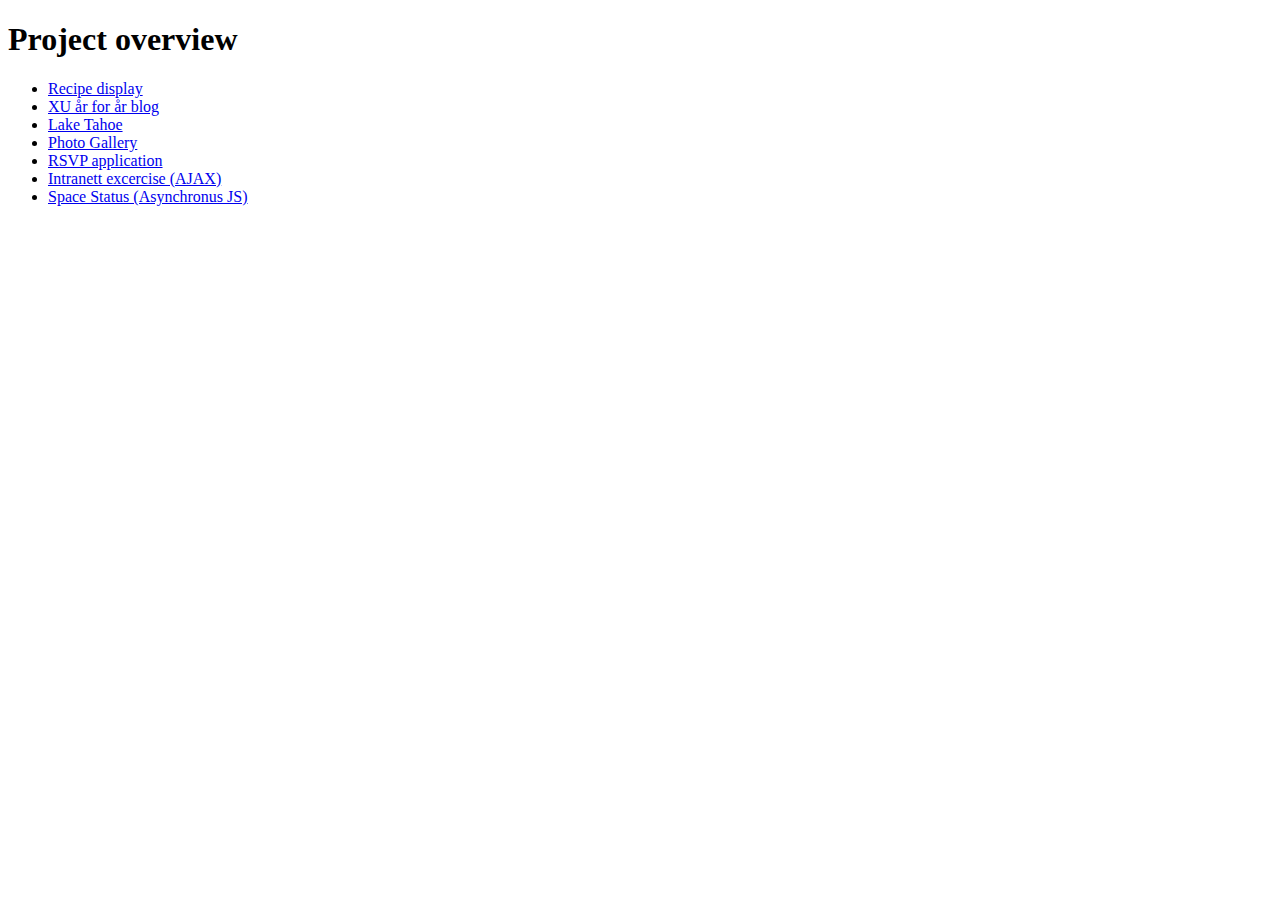
<file: index.html>
<!DOCTYPE html>
<html lang="en">
  <head>
    <meta charset="UTF-8" />
    <meta name="viewport" content="width=device-width, initial-scale=1.0" />
    <title>Treehouse projects</title>
  </head>
  <body>
    <main>
      <h1>Project overview</h1>
    </main>
    <ul>
      <li><a href="recipee_project/index.html">Recipe display</a></li>
      <li><a href="blogpost/index.html">XU år for år blog</a></li>
      <li><a href="laketahoe/index.html">Lake Tahoe</a></li>
      <li><a href="photo_gallery/">Photo Gallery</a></li>
      <li><a href="rsvp/index.html">RSVP application</a></li>
      <li><a href="intranett/index.html">Intranett excercise (AJAX)</a></li>
      <li>
        <a href="spacestatus/index.html">Space Status (Asynchronus JS)</a>
      </li>
    </ul>
  </body>
</html>
</file>
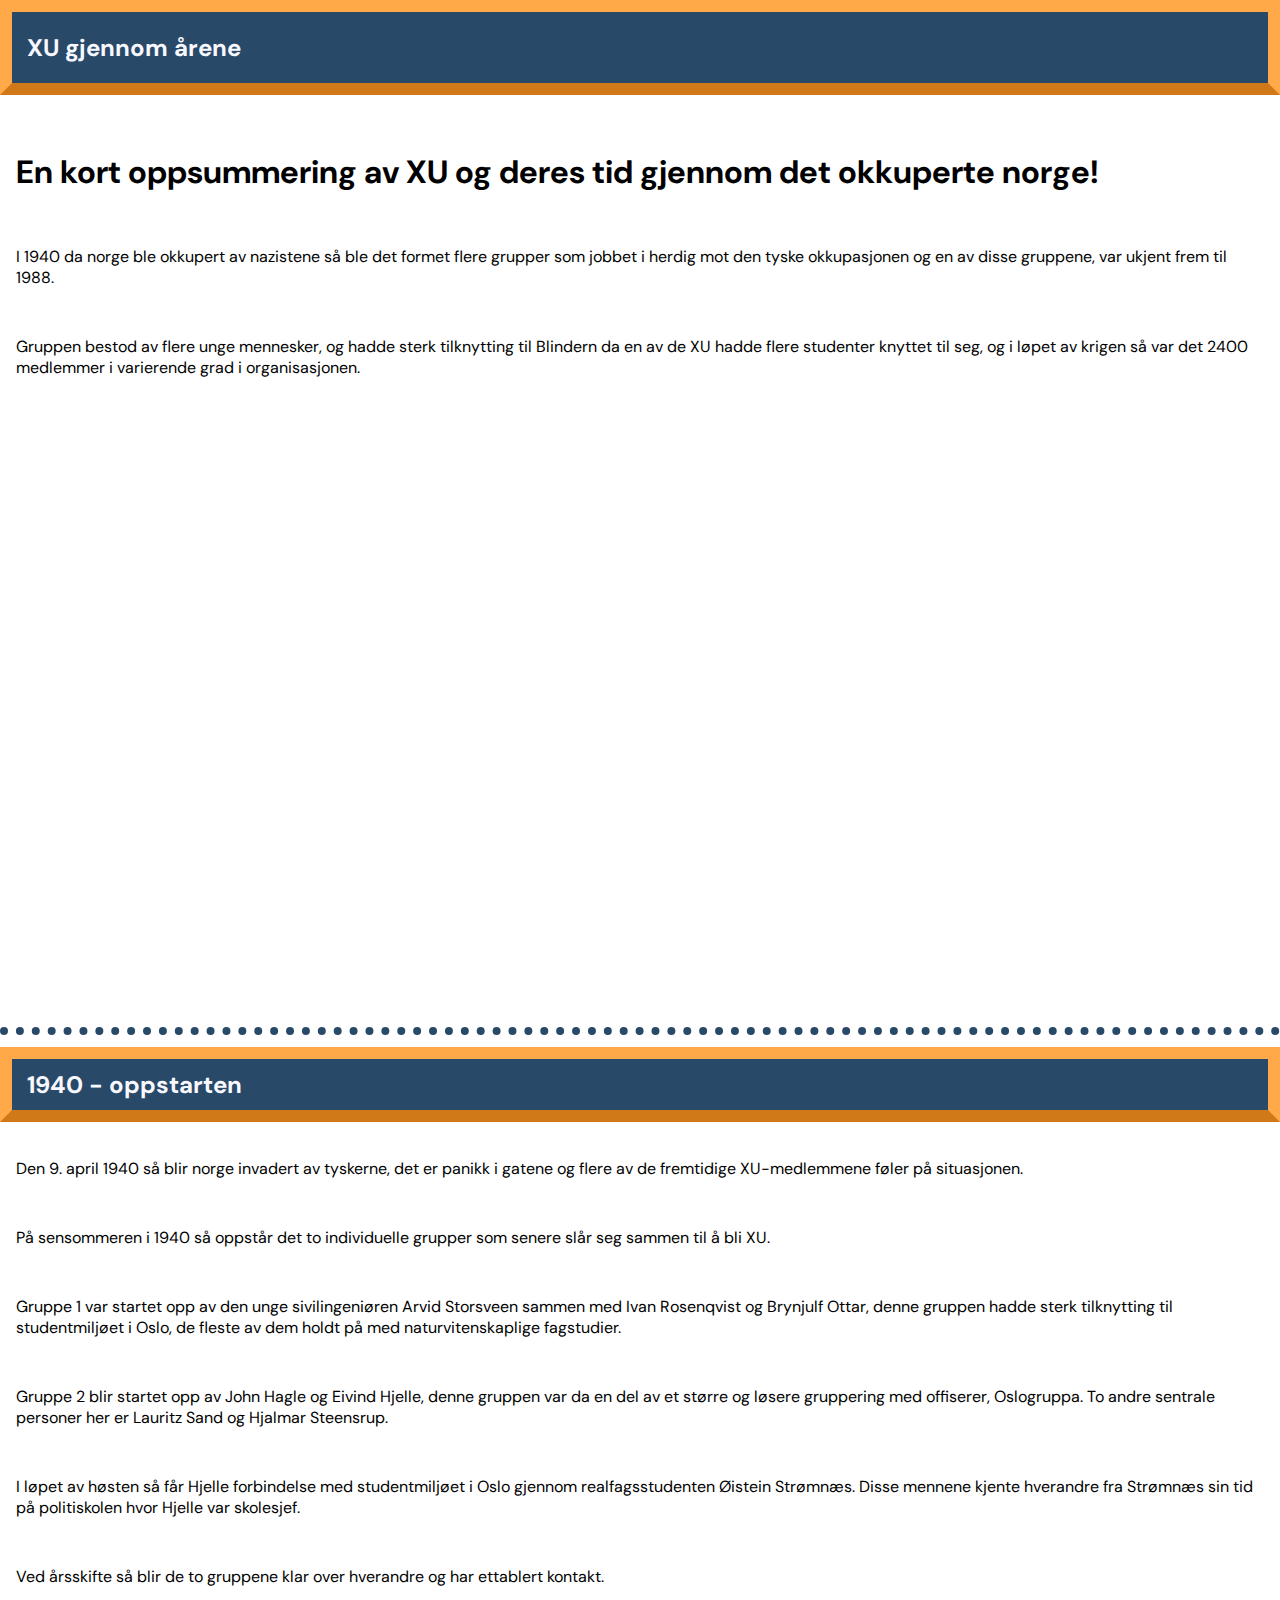
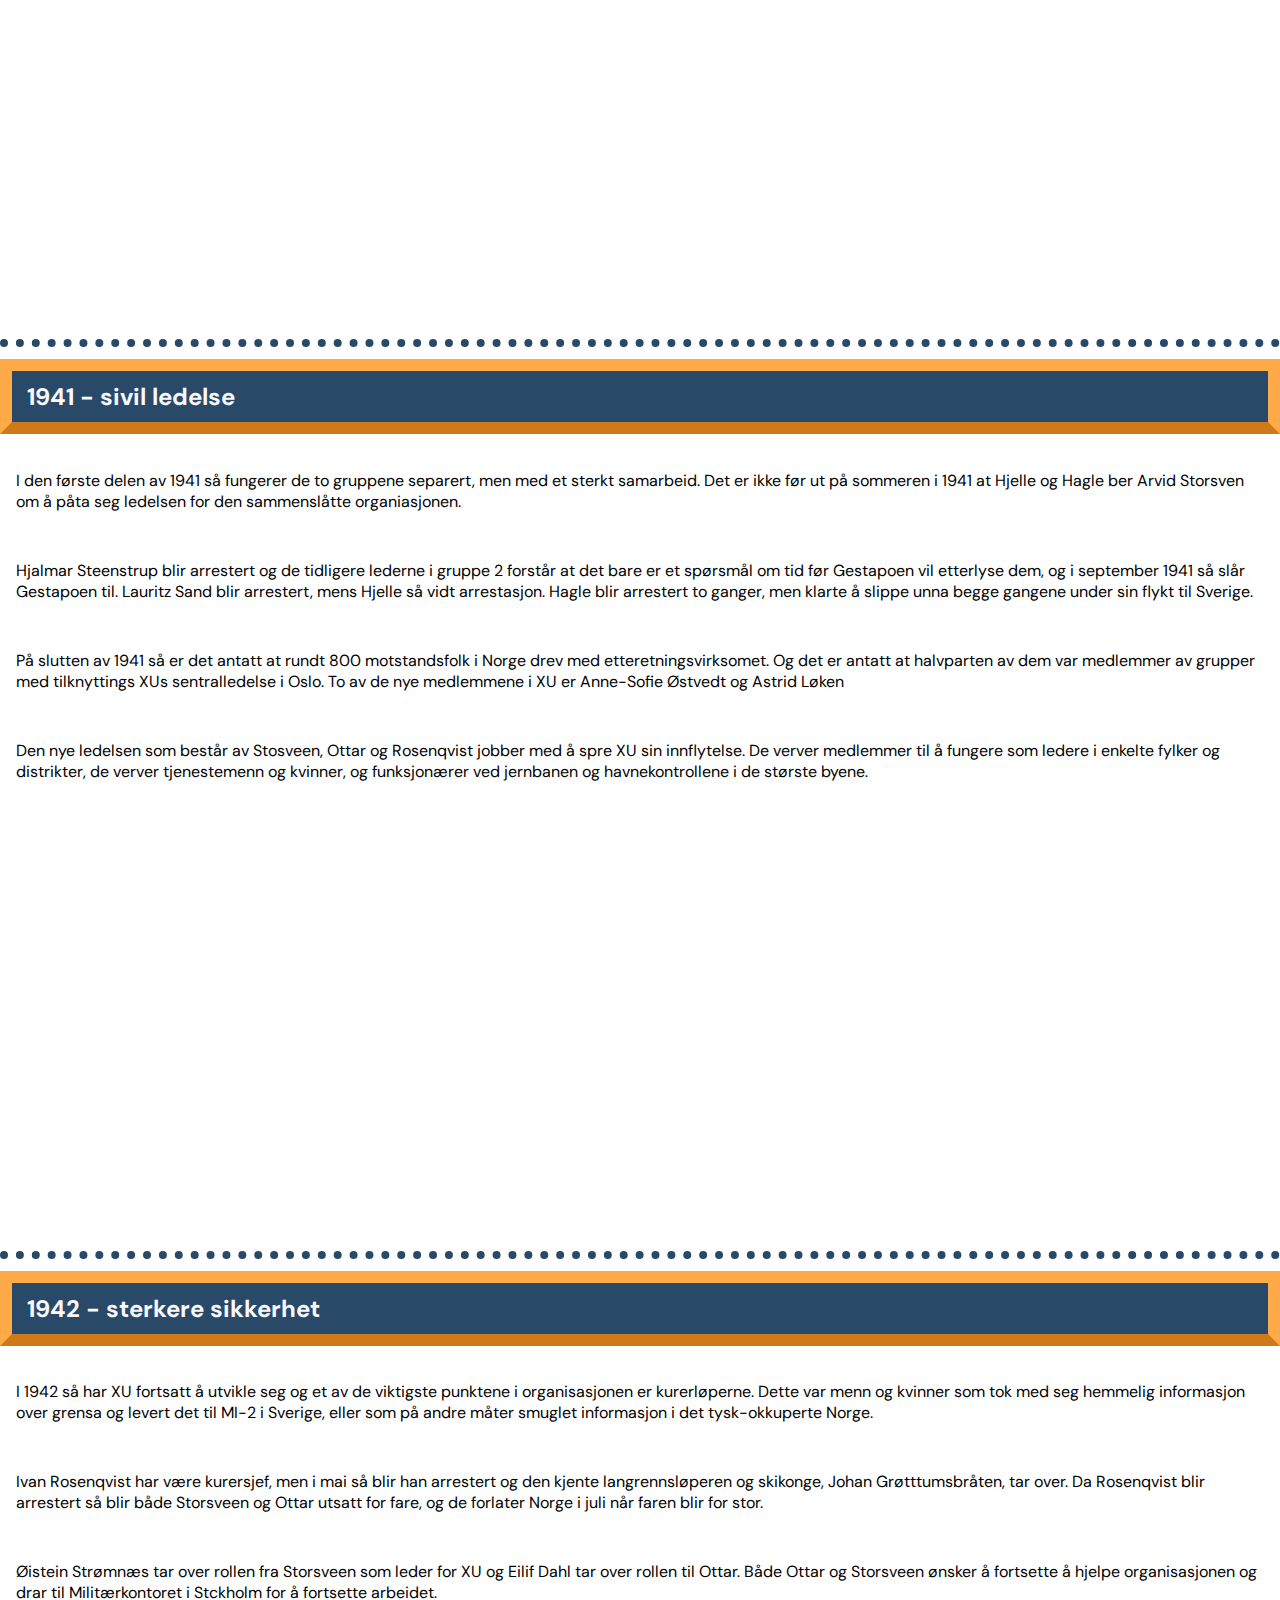
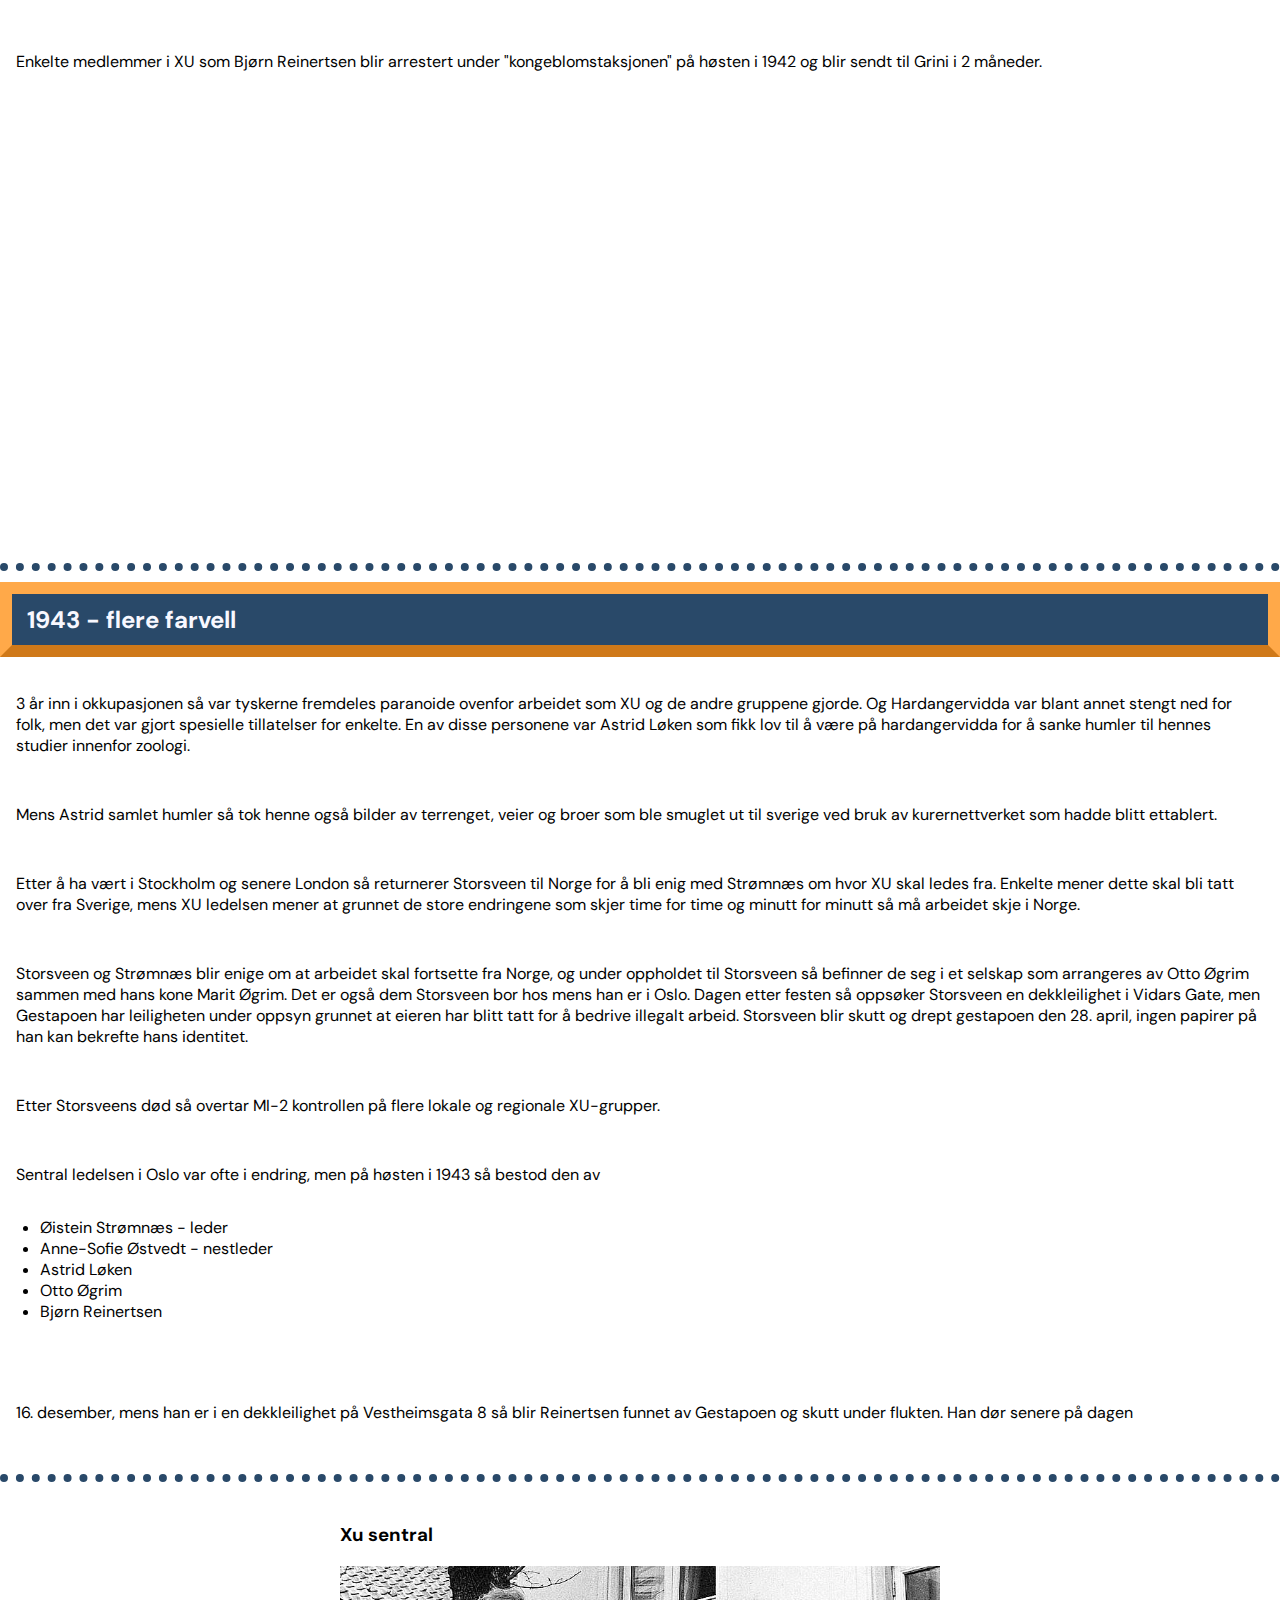
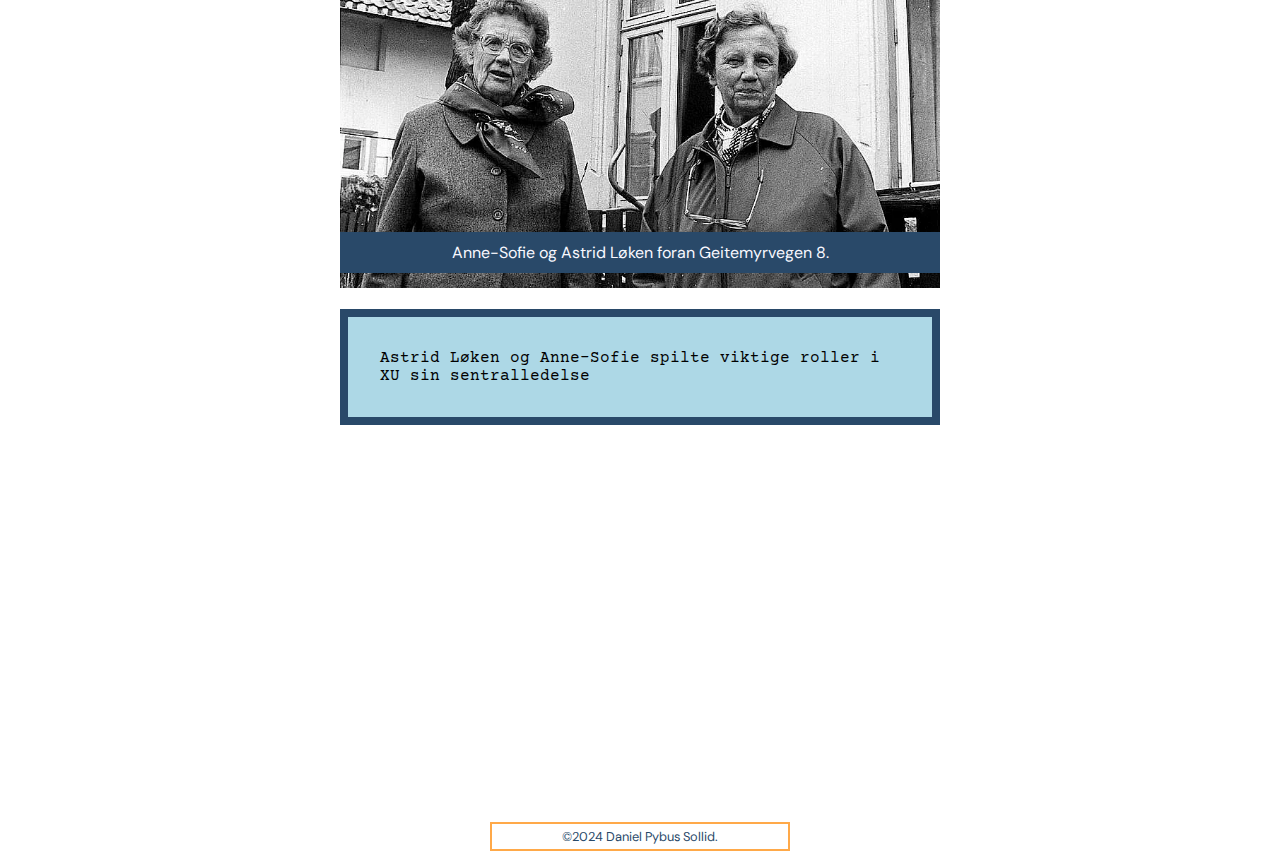
<file: blogpost/index.html>
<!DOCTYPE html>
<html lang="en">
  <head>
    <meta charset="UTF-8" />
    <meta name="viewport" content="width=device-width, initial-scale=1" />
    <title>Blogpost example</title>
    <link rel="stylesheet" href="css/style.css" />
  </head>
  <body>
    <header>
      <h2 id="logo">XU gjennom årene</h2>
    </header>
    <article>
      <section>
        <h1>
          En kort oppsummering av XU og deres tid gjennom det okkuperte norge!
        </h1>
        <p>
          I 1940 da norge ble okkupert av nazistene så ble det formet flere
          grupper som jobbet i herdig mot den tyske okkupasjonen og en av disse
          gruppene, var ukjent frem til 1988.
        </p>
        <p>
          Gruppen bestod av flere unge mennesker, og hadde sterk tilknytting til
          Blindern da en av de XU hadde flere studenter knyttet til seg, og i
          løpet av krigen så var det 2400 medlemmer i varierende grad i
          organisasjonen.
        </p>
      </section>
      <section>
        <h2>1940 - oppstarten</h2>
        <p>
          Den 9. april 1940 så blir norge invadert av tyskerne, det er panikk i
          gatene og flere av de fremtidige XU-medlemmene føler på situasjonen.
        </p>
        <p>
          På sensommeren i 1940 så oppstår det to individuelle grupper som
          senere slår seg sammen til å bli XU.
        </p>
        <p>
          Gruppe 1 var startet opp av den unge sivilingeniøren Arvid Storsveen
          sammen med Ivan Rosenqvist og Brynjulf Ottar, denne gruppen hadde
          sterk tilknytting til studentmiljøet i Oslo, de fleste av dem holdt på
          med naturvitenskaplige fagstudier.
        </p>
        <p>
          Gruppe 2 blir startet opp av John Hagle og Eivind Hjelle, denne
          gruppen var da en del av et større og løsere gruppering med offiserer,
          Oslogruppa. To andre sentrale personer her er Lauritz Sand og Hjalmar
          Steensrup.
        </p>
        <p>
          I løpet av høsten så får Hjelle forbindelse med studentmiljøet i Oslo
          gjennom realfagsstudenten Øistein Strømnæs. Disse mennene kjente
          hverandre fra Strømnæs sin tid på politiskolen hvor Hjelle var
          skolesjef.
        </p>
        <p>
          Ved årsskifte så blir de to gruppene klar over hverandre og har
          ettablert kontakt.
        </p>
      </section>
      <section>
        <h2>1941 - sivil ledelse</h2>
        <p>
          I den første delen av 1941 så fungerer de to gruppene separert, men
          med et sterkt samarbeid. Det er ikke før ut på sommeren i 1941 at
          Hjelle og Hagle ber Arvid Storsven om å påta seg ledelsen for den
          sammenslåtte organiasjonen.
        </p>
        <p>
          Hjalmar Steenstrup blir arrestert og de tidligere lederne i gruppe 2
          forstår at det bare er et spørsmål om tid før Gestapoen vil etterlyse
          dem, og i september 1941 så slår Gestapoen til. Lauritz Sand blir
          arrestert, mens Hjelle så vidt arrestasjon. Hagle blir arrestert to
          ganger, men klarte å slippe unna begge gangene under sin flykt til
          Sverige.
        </p>
        <p>
          På slutten av 1941 så er det antatt at rundt 800 motstandsfolk i Norge
          drev med etteretningsvirksomet. Og det er antatt at halvparten av dem
          var medlemmer av grupper med tilknyttings XUs sentralledelse i Oslo.
          To av de nye medlemmene i XU er Anne-Sofie Østvedt og Astrid Løken
        </p>
        <p>
          Den nye ledelsen som består av Stosveen, Ottar og Rosenqvist jobber
          med å spre XU sin innflytelse. De verver medlemmer til å fungere som
          ledere i enkelte fylker og distrikter, de verver tjenestemenn og
          kvinner, og funksjonærer ved jernbanen og havnekontrollene i de
          største byene.
        </p>
      </section>
      <section>
        <h2>1942 - sterkere sikkerhet</h2>
        <p>
          I 1942 så har XU fortsatt å utvikle seg og et av de viktigste punktene
          i organisasjonen er kurerløperne. Dette var menn og kvinner som tok
          med seg hemmelig informasjon over grensa og levert det til MI-2 i
          Sverige, eller som på andre måter smuglet informasjon i det
          tysk-okkuperte Norge.
        </p>
        <p>
          Ivan Rosenqvist har være kurersjef, men i mai så blir han arrestert og
          den kjente langrennsløperen og skikonge, Johan Grøtttumsbråten, tar
          over. Da Rosenqvist blir arrestert så blir både Storsveen og Ottar
          utsatt for fare, og de forlater Norge i juli når faren blir for stor.
        </p>
        <p>
          Øistein Strømnæs tar over rollen fra Storsveen som leder for XU og
          Eilif Dahl tar over rollen til Ottar. Både Ottar og Storsveen ønsker å
          fortsette å hjelpe organisasjonen og drar til Militærkontoret i
          Stckholm for å fortsette arbeidet.
        </p>
        <p>Enkelte medlemmer i XU som Bjørn Reinertsen blir arrestert under "kongeblomstaksjonen" på høsten i 1942 og blir sendt til Grini i 2 måneder.</p>
      </section>
      <section>
        <h2>1943 - flere farvell</h2>
        <p>
          3 år inn i okkupasjonen så var tyskerne fremdeles paranoide ovenfor
          arbeidet som XU og de andre gruppene gjorde. Og Hardangervidda var
          blant annet stengt ned for folk, men det var gjort spesielle
          tillatelser for enkelte. En av disse personene var Astrid Løken som
          fikk lov til å være på hardangervidda for å sanke humler til hennes
          studier innenfor zoologi.
        </p>
        <p>
          Mens Astrid samlet humler så tok henne også bilder av terrenget, veier
          og broer som ble smuglet ut til sverige ved bruk av kurernettverket
          som hadde blitt ettablert.
        </p>
        <p>
          Etter å ha vært i Stockholm og senere London så returnerer Storsveen til Norge 
          for å bli enig med Strømnæs om hvor XU skal ledes fra. Enkelte mener dette skal 
          bli tatt over fra Sverige, mens XU ledelsen mener at grunnet de store endringene 
          som skjer time for time og minutt for minutt så må arbeidet skje i Norge.
        </p>
        <p>
          Storsveen og Strømnæs blir enige om at arbeidet skal fortsette fra Norge, og under
          oppholdet til Storsveen så befinner de seg i et selskap som arrangeres av Otto Øgrim
          sammen med hans kone Marit Øgrim. Det er også dem Storsveen bor hos mens han er i Oslo.
          Dagen etter festen så oppsøker Storsveen en dekkleilighet i Vidars Gate, men Gestapoen
          har leiligheten under oppsyn grunnet at eieren har blitt tatt for å bedrive illegalt arbeid.
          Storsveen blir skutt og drept gestapoen den 28. april, ingen papirer på han kan bekrefte
          hans identitet.
        </p>
        <p>
          Etter Storsveens død så overtar MI-2 kontrollen på flere lokale og regionale XU-grupper.
        </p>
        <p>
          Sentral ledelsen i Oslo var ofte i endring, men på høsten i 1943 så bestod den av
          <ul>
            <li>Øistein Strømnæs - leder</li>
            <li>Anne-Sofie Østvedt - nestleder</li>
            <li>Astrid Løken</li>
            <li>Otto Øgrim</li>
            <li>Bjørn Reinertsen</li>
          </ul>
        </p>
        <p>16. desember, mens han er i en dekkleilighet på Vestheimsgata 8 så blir Reinertsen funnet av Gestapoen og skutt under flukten. Han dør senere på dagen</p>

      </section>
    </article>
    <aside>
      <h3>Xu sentral</h3>
      <figure>
        <img
          src="AstridAnneSofie.png"
          alt="Anne-Sofie og Astrid Løken foran Geitemyrvegen 8."
        />
        <figcaption>Anne-Sofie og Astrid Løken foran Geitemyrvegen 8.</figcaption>
      </figure>
      <p id="bio">
        Astrid Løken og Anne-Sofie spilte viktige roller i XU sin sentralledelse
      </p>
    </aside>
    <footer>©2024 Daniel Pybus Sollid.</footer>
  </body>
</html>
</file>
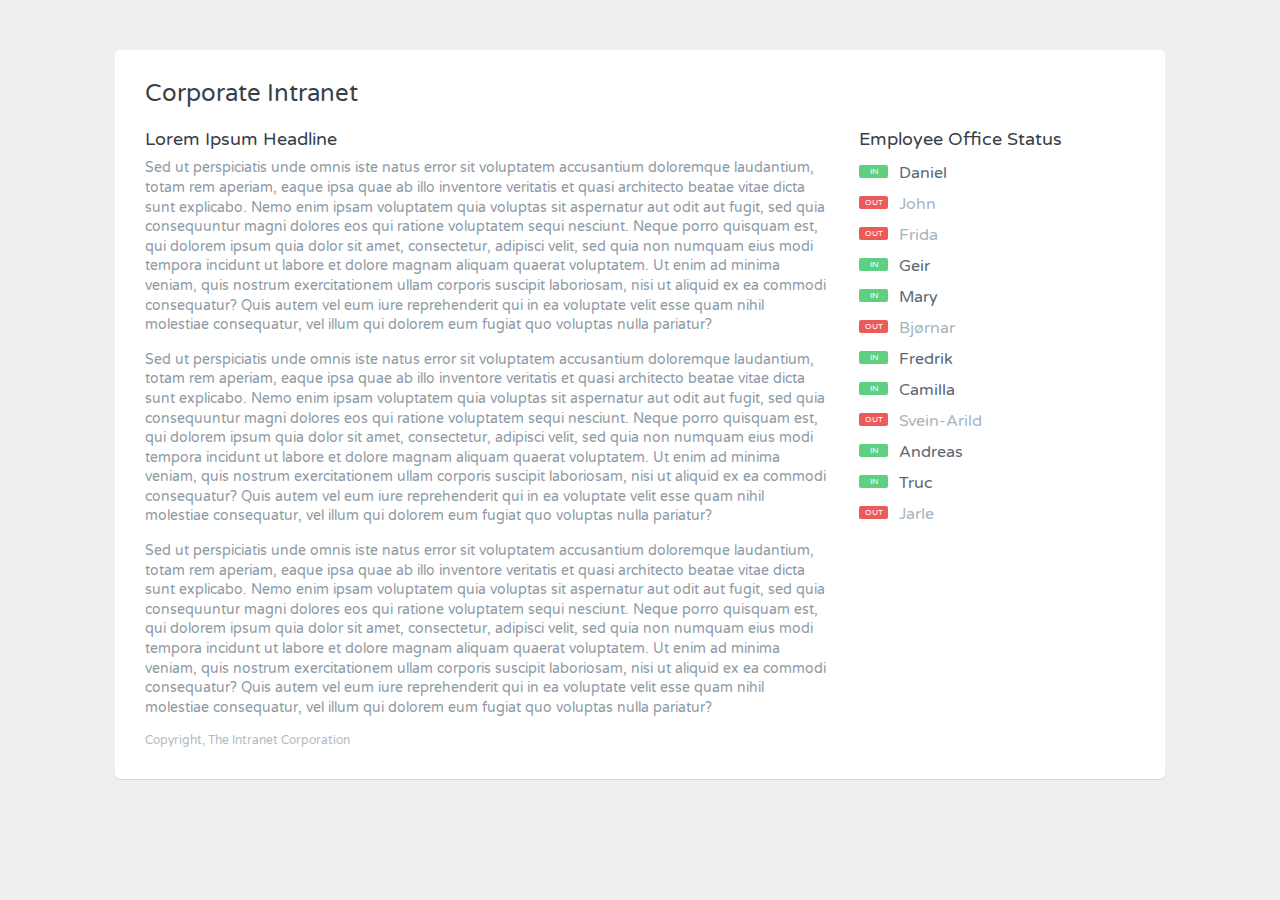
<file: intranett/index.html>
<!DOCTYPE html>
<html>
  <head>
    <meta charset="utf-8" />
    <title>AJAX Office Status Widget</title>
    <link
      href="//fonts.googleapis.com/css?family=Varela+Round"
      rel="stylesheet"
      type="text/css"
    />
    <link rel="stylesheet" href="css/main.css" />
    <script src="js/widget.js"></script>
  </head>
  <body>
    <div class="grid-container centered">
      <div class="grid-100">
        <div class="contained">
          <div class="grid-100">
            <div class="heading">
              <h1>Corporate Intranet</h1>
            </div>
          </div>
          <section class="grid-70 main">
            <h2>Lorem Ipsum Headline</h2>
            <p>
              Sed ut perspiciatis unde omnis iste natus error sit voluptatem
              accusantium doloremque laudantium, totam rem aperiam, eaque ipsa
              quae ab illo inventore veritatis et quasi architecto beatae vitae
              dicta sunt explicabo. Nemo enim ipsam voluptatem quia voluptas sit
              aspernatur aut odit aut fugit, sed quia consequuntur magni dolores
              eos qui ratione voluptatem sequi nesciunt. Neque porro quisquam
              est, qui dolorem ipsum quia dolor sit amet, consectetur, adipisci
              velit, sed quia non numquam eius modi tempora incidunt ut labore
              et dolore magnam aliquam quaerat voluptatem. Ut enim ad minima
              veniam, quis nostrum exercitationem ullam corporis suscipit
              laboriosam, nisi ut aliquid ex ea commodi consequatur? Quis autem
              vel eum iure reprehenderit qui in ea voluptate velit esse quam
              nihil molestiae consequatur, vel illum qui dolorem eum fugiat quo
              voluptas nulla pariatur?
            </p>
            <p>
              Sed ut perspiciatis unde omnis iste natus error sit voluptatem
              accusantium doloremque laudantium, totam rem aperiam, eaque ipsa
              quae ab illo inventore veritatis et quasi architecto beatae vitae
              dicta sunt explicabo. Nemo enim ipsam voluptatem quia voluptas sit
              aspernatur aut odit aut fugit, sed quia consequuntur magni dolores
              eos qui ratione voluptatem sequi nesciunt. Neque porro quisquam
              est, qui dolorem ipsum quia dolor sit amet, consectetur, adipisci
              velit, sed quia non numquam eius modi tempora incidunt ut labore
              et dolore magnam aliquam quaerat voluptatem. Ut enim ad minima
              veniam, quis nostrum exercitationem ullam corporis suscipit
              laboriosam, nisi ut aliquid ex ea commodi consequatur? Quis autem
              vel eum iure reprehenderit qui in ea voluptate velit esse quam
              nihil molestiae consequatur, vel illum qui dolorem eum fugiat quo
              voluptas nulla pariatur?
            </p>
            <p>
              Sed ut perspiciatis unde omnis iste natus error sit voluptatem
              accusantium doloremque laudantium, totam rem aperiam, eaque ipsa
              quae ab illo inventore veritatis et quasi architecto beatae vitae
              dicta sunt explicabo. Nemo enim ipsam voluptatem quia voluptas sit
              aspernatur aut odit aut fugit, sed quia consequuntur magni dolores
              eos qui ratione voluptatem sequi nesciunt. Neque porro quisquam
              est, qui dolorem ipsum quia dolor sit amet, consectetur, adipisci
              velit, sed quia non numquam eius modi tempora incidunt ut labore
              et dolore magnam aliquam quaerat voluptatem. Ut enim ad minima
              veniam, quis nostrum exercitationem ullam corporis suscipit
              laboriosam, nisi ut aliquid ex ea commodi consequatur? Quis autem
              vel eum iure reprehenderit qui in ea voluptate velit esse quam
              nihil molestiae consequatur, vel illum qui dolorem eum fugiat quo
              voluptas nulla pariatur?
            </p>
          </section>
          <aside class="grid-30 list">
            <h2>Employee Office Status</h2>
            <div id="employee-list"></div>
          </aside>
          <footer class="grid-100">
            <p>Copyright, The Intranet Corporation</p>
          </footer>
        </div>
      </div>
    </div>
  </body>
</html>
</file>
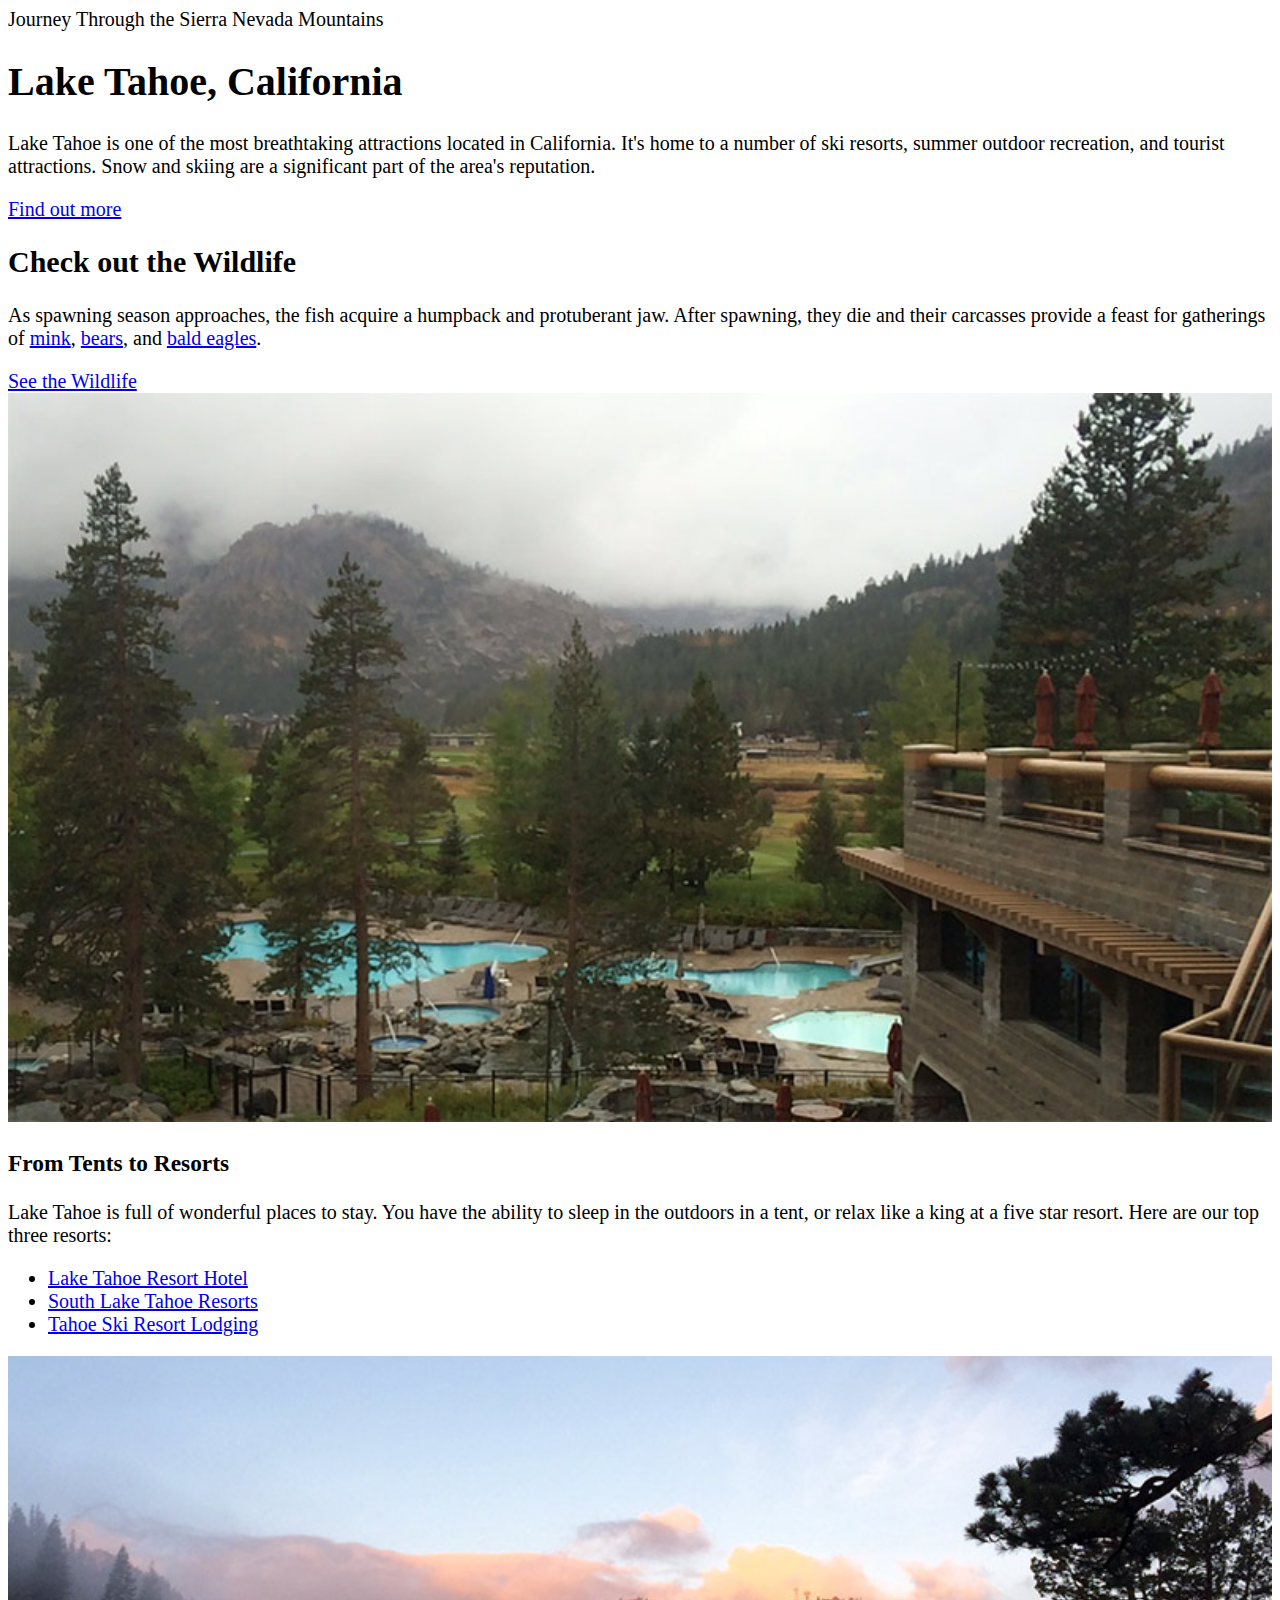
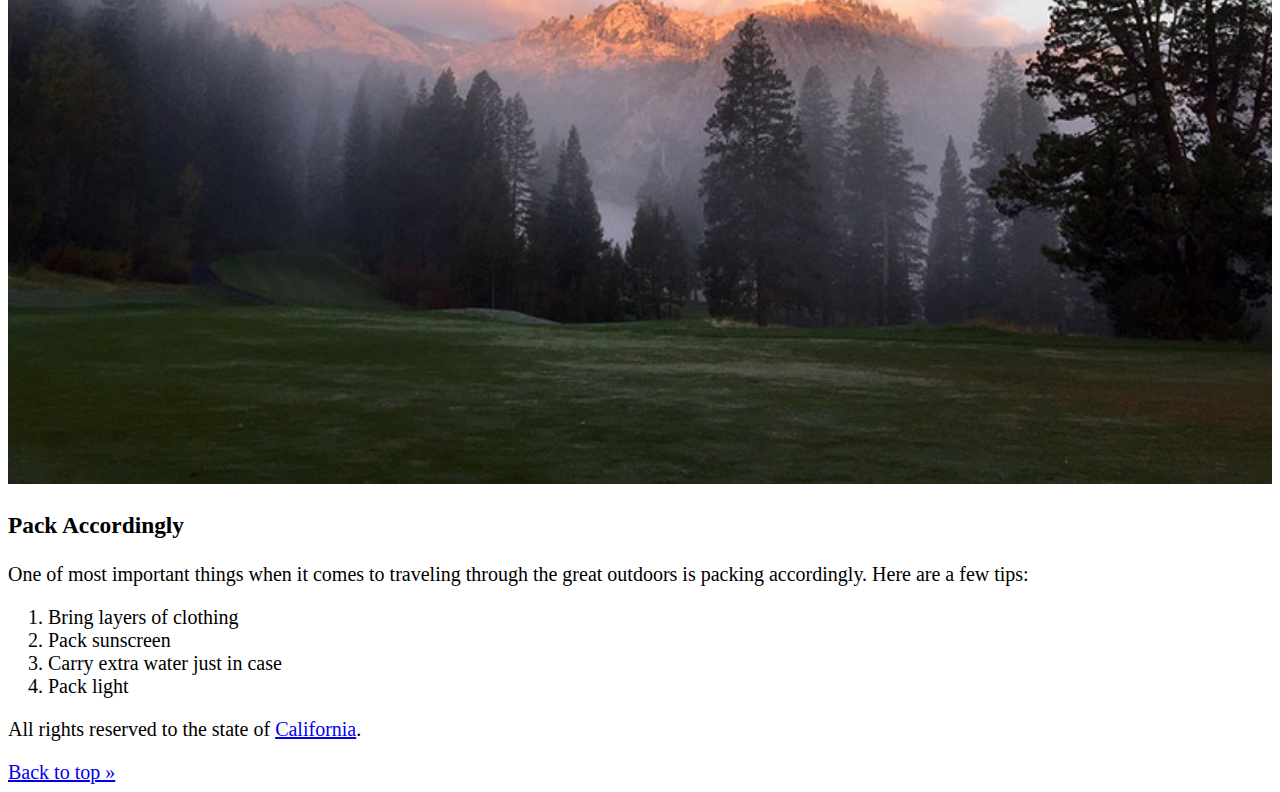
<file: laketahoe/index.html>
<!DOCTYPE html>
<html lang="en">
<head>
  <meta charset="UTF-8">
  <meta name="viewport" content="width=device-width, initial-scale=1.0">
  <title>Lake Tahoe</title>
  <link rel="stylesheet" href="css/style.css">
</head>
<body>
  
  <header id="top">
    <span class="title">Journey Through the Sierra Nevada Mountains</span>
    <h1>Lake Tahoe, California</h1>
  </header>
  
  <main>
    <section>
      <p class="intro">Lake Tahoe is one of the most breathtaking attractions located in California. It's home to a number of ski resorts, summer outdoor recreation, and tourist attractions. Snow and skiing are a significant part of the area's reputation.</p>
      <a class="callout" href="#more">Find out more</a>
    </section>
    
    <section>
      <div id="wildlife">
        <h2>Check out the Wildlife</h2>
        <p>As spawning season approaches, the fish acquire a humpback and protuberant jaw. After spawning, they die and their carcasses provide a feast for gatherings of <a href="#mink">mink</a>, <a href="#bears">bears</a>, and <a href="#eagles">bald eagles</a>.</p>
      </div>
      <a class="callout" href="#wildlife">See the Wildlife</a>
    </section>
    
    <section>
      <div class="column">
        <img src="img/resort.jpg" alt="Resort">
        <h3>From Tents to Resorts</h3>
        <p>Lake Tahoe is full of wonderful places to stay. You have the ability to sleep in the outdoors in a tent, or relax like a king at a five star resort. Here are our top three resorts:</p>
        <ul>
          <li><a href="#hotels">Lake Tahoe Resort Hotel</a></li>
          <li><a href="#resorts">South Lake Tahoe Resorts</a></li>
          <li><a href="#lodging">Tahoe Ski Resort Lodging</a></li>
        </ul>
      </div>
      <div class="column">
        <img src="img/mountain-landscape.jpg" alt="Mountain Landscape">
        <h3>Pack Accordingly</h3>
        <p>One of most important things when it comes to traveling through the great outdoors is packing accordingly. Here are a few tips:</p>
        <ol>
          <li>Bring layers of clothing</li>
          <li>Pack sunscreen</li>
          <li>Carry extra water just in case</li>
          <li>Pack light</li>
        </ol>
      </div>
    </section>
  </main>
  
  <footer class="main-footer">
    <p>All rights reserved to the state of <a href="#">California</a>.</p>
    <a href="#top">Back to top &raquo;</a>
  </footer>
</body>
</html>
</file>
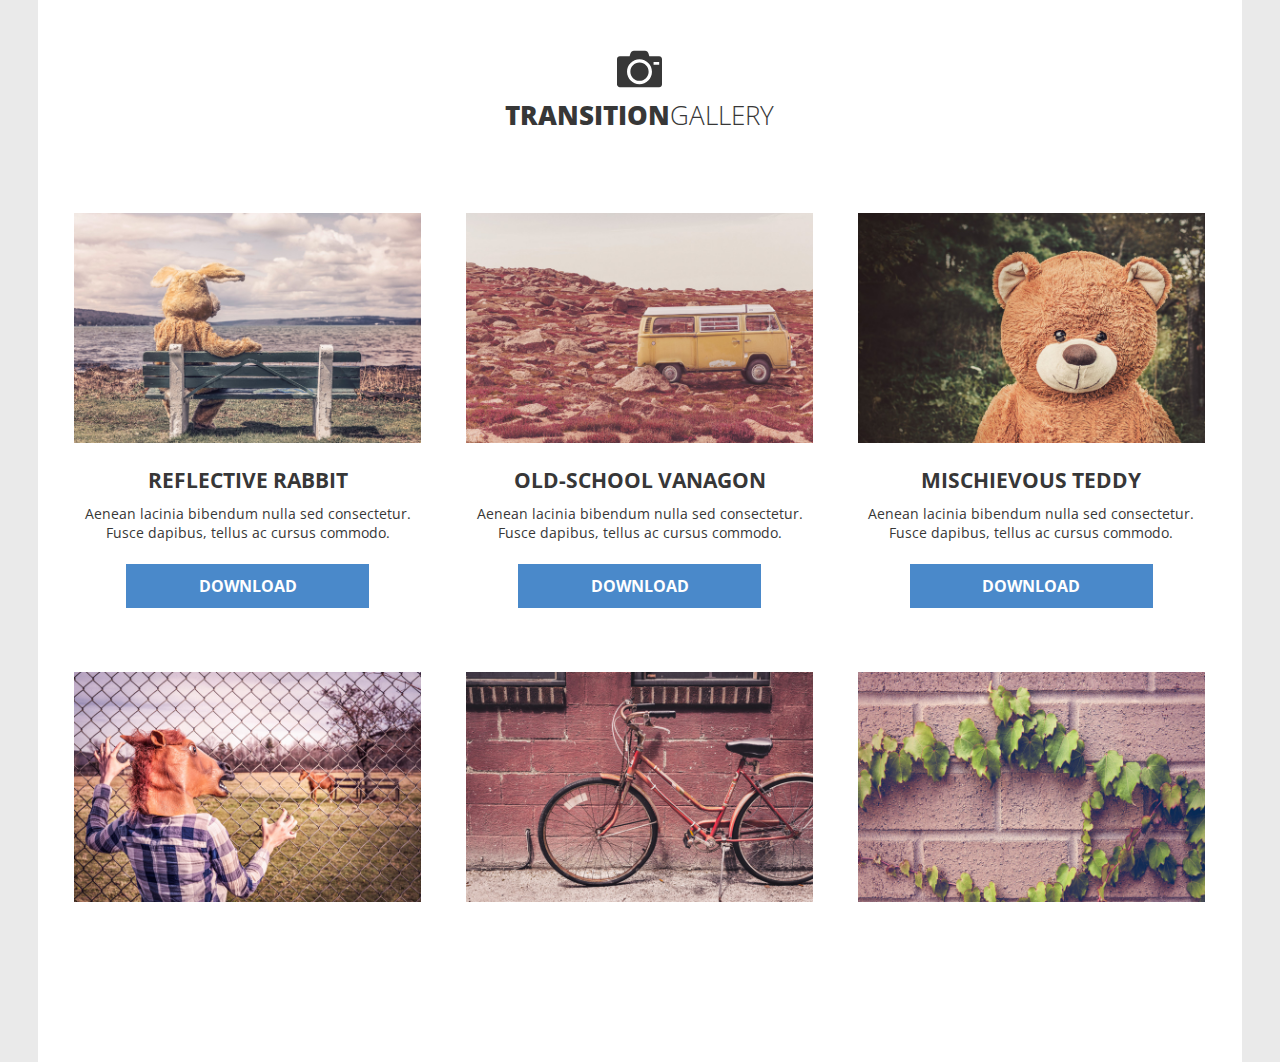
<file: photo_gallery/index.html>
<!DOCTYPE html>
<html>
  <head>
    <title>Transition Gallery</title>
    <meta name="viewport" content="width=device-width, initial-scale=1.0" />
    <link
      href="https://fonts.googleapis.com/css?family=Open+Sans:400,300,600,700,800"
      rel="stylesheet"
      type="text/css"
    />
    <link rel="stylesheet" href="css/main.css" />
    <link rel="stylesheet" href="css/interactions.css" />
  </head>
  <body>
    <div class="container">
      <header class="main-header clearfix">
        <img class="logo" src="img/camera.svg" />
        <h1 class="name">Transition <span>Gallery</span></h1>
      </header>

      <div class="content clearfix">
        <div class="photo-container">
          <img src="img/photos/1.jpg" alt="Photo of a rabbit" />
          <h3>Reflective Rabbit</h3>
          <p>
            Aenean lacinia bibendum nulla sed consectetur. Fusce dapibus, tellus
            ac cursus commodo.
          </p>
          <a href="#" class="button">download</a>
        </div>

        <div class="photo-container">
          <img src="img/photos/2.jpg" alt="An old-school Vanagon" />
          <h3>Old-school Vanagon</h3>
          <p>
            Aenean lacinia bibendum nulla sed consectetur. Fusce dapibus, tellus
            ac cursus commodo.
          </p>
          <a href="#" class="button">download</a>
        </div>

        <div class="photo-container">
          <img src="img/photos/3.jpg" alt="A mischievous-looking teddy" />
          <h3>Mischievous Teddy</h3>
          <p>
            Aenean lacinia bibendum nulla sed consectetur. Fusce dapibus, tellus
            ac cursus commodo.
          </p>
          <a href="#" class="button">download</a>
        </div>

        <!-- Photos with overlay -->
        <div class="photo-container">
          <div class="photo">
            <img src="img/photos/4.jpg" alt="An awkward horse head" />
            <div class="photo-overlay">
              <h3>Snarky Horse</h3>
              <p>
                Aenean lacinia bibendum nulla sed consectetur. Fusce dapibus,
                tellus ac cursus commodo.
              </p>
              <a href="#" class="button">download</a>
            </div>
          </div>
        </div>

        <div class="photo-container">
          <div class="photo">
            <img src="img/photos/5.jpg" alt="The ultimate fixie bike" />
            <div class="photo-overlay">
              <h3>Ultimate Fixie</h3>
              <p>
                Aenean lacinia bibendum nulla sed consectetur. Fusce dapibus,
                tellus ac cursus commodo.
              </p>
              <a href="#" class="button">download</a>
            </div>
          </div>
        </div>

        <div class="photo-container">
          <div class="photo">
            <img
              src="img/photos/6.jpg"
              alt="Real vines, not the internet ones"
            />
            <div class="photo-overlay">
              <h3>The Real Vines</h3>
              <p>
                Aenean lacinia bibendum nulla sed consectetur. Fusce dapibus,
                tellus ac cursus commodo.
              </p>
              <a href="#" class="button">download</a>
            </div>
          </div>
        </div>
      </div>
    </div>
  </body>
</html>
</file>
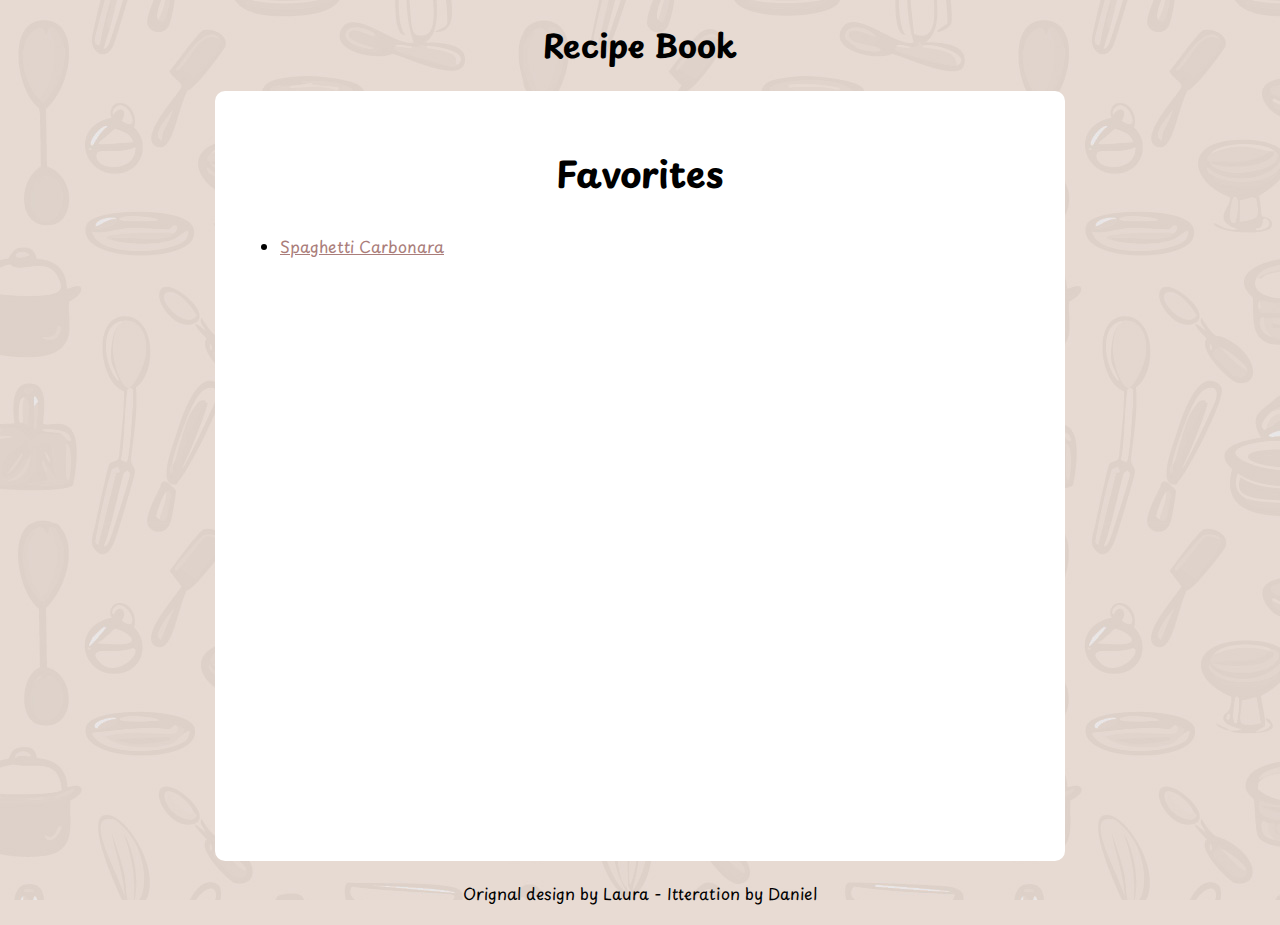
<file: recipee_project/index.html>
<!DOCTYPE html>
<html lang="en">
  <head>
    <meta charset="UTF-8" />
    <meta name="viewport" content="width=device-width, initial-scale=1.0" />
    <title>Recipe</title>
    <link rel="stylesheet" href="styles.css" />
  </head>
  <body>
    <header>
      <h1>Recipe Book</h1>
    </header>
    <main>
      <h2>Favorites</h2>

      <div id="links">
        <ul>
          <li><a href="carbonara.html">Spaghetti Carbonara</a></li>
        </ul>
      </div>
    </main>
    <footer>
      <p>Orignal design by Laura - Itteration by Daniel</p>
    </footer>
  </body>
</html>
</file>
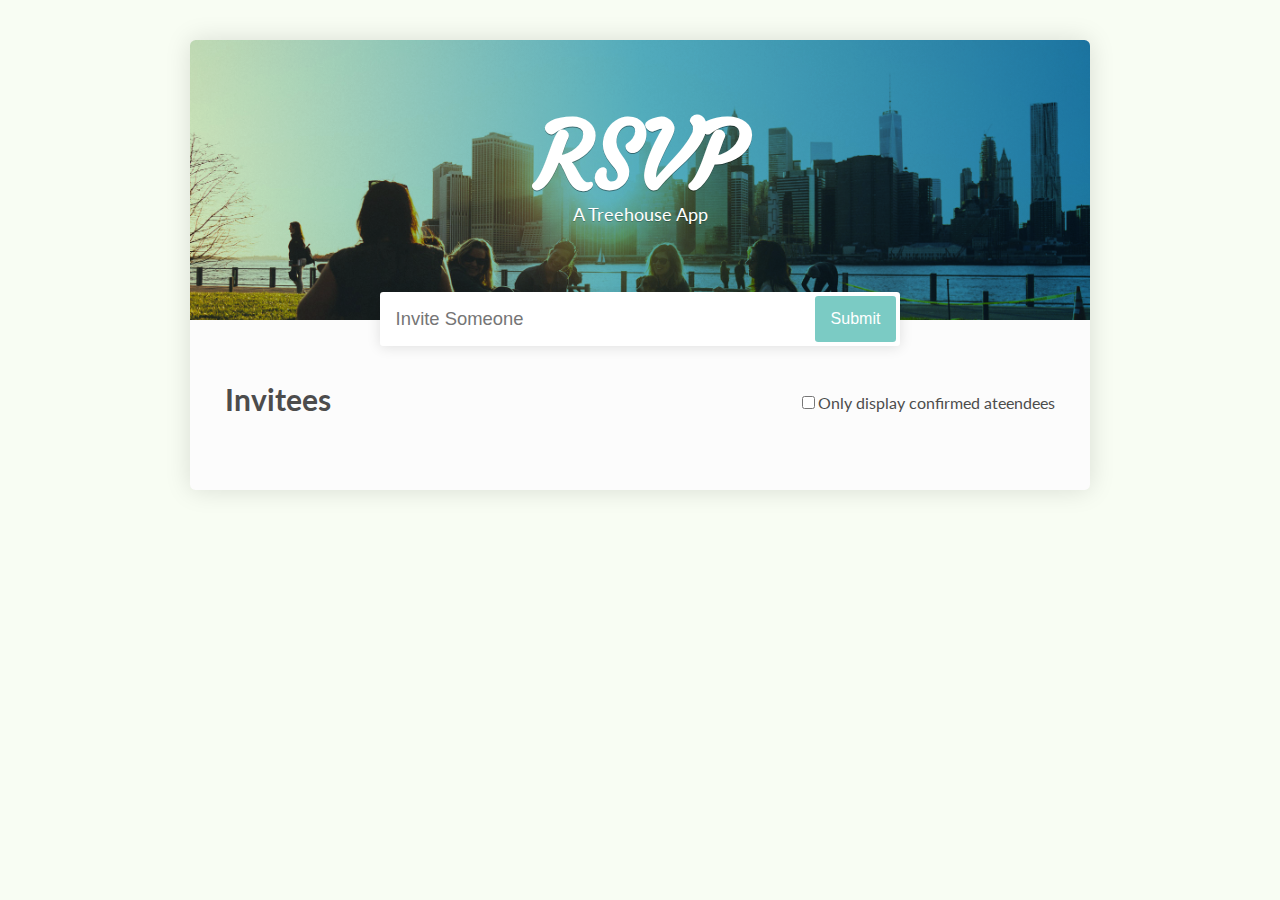
<file: rsvp/index.html>
<!DOCTYPE html>
<html>
  <head>
    <meta name="viewport" content="width=device-width, initial-scale=1" />
    <title>RSVP App</title>
    <link
      href="https://fonts.googleapis.com/css?family=Courgette"
      rel="stylesheet"
    />
    <link
      href="https://fonts.googleapis.com/css?family=Lato:400,700"
      rel="stylesheet"
    />
    <link href="css/style.css" rel="stylesheet" />
    <script src="app.js" defer></script>
  </head>
  <body>
    <div class="wrapper">
      <header>
        <h1>RSVP</h1>
        <p>A Treehouse App</p>
        <form id="registrar">
          <input type="text" name="name" placeholder="Invite Someone" />
          <button type="submit" name="submit" value="submit">Submit</button>
        </form>
      </header>

      <div class="main">
        <h2>Invitees</h2>
        <div><input type="checkbox"/>Only display confirmed ateendees</input></div>
        
        <ul id="invitedList"></ul>
      </div>
    </div>
  </body>
</html>
</file>
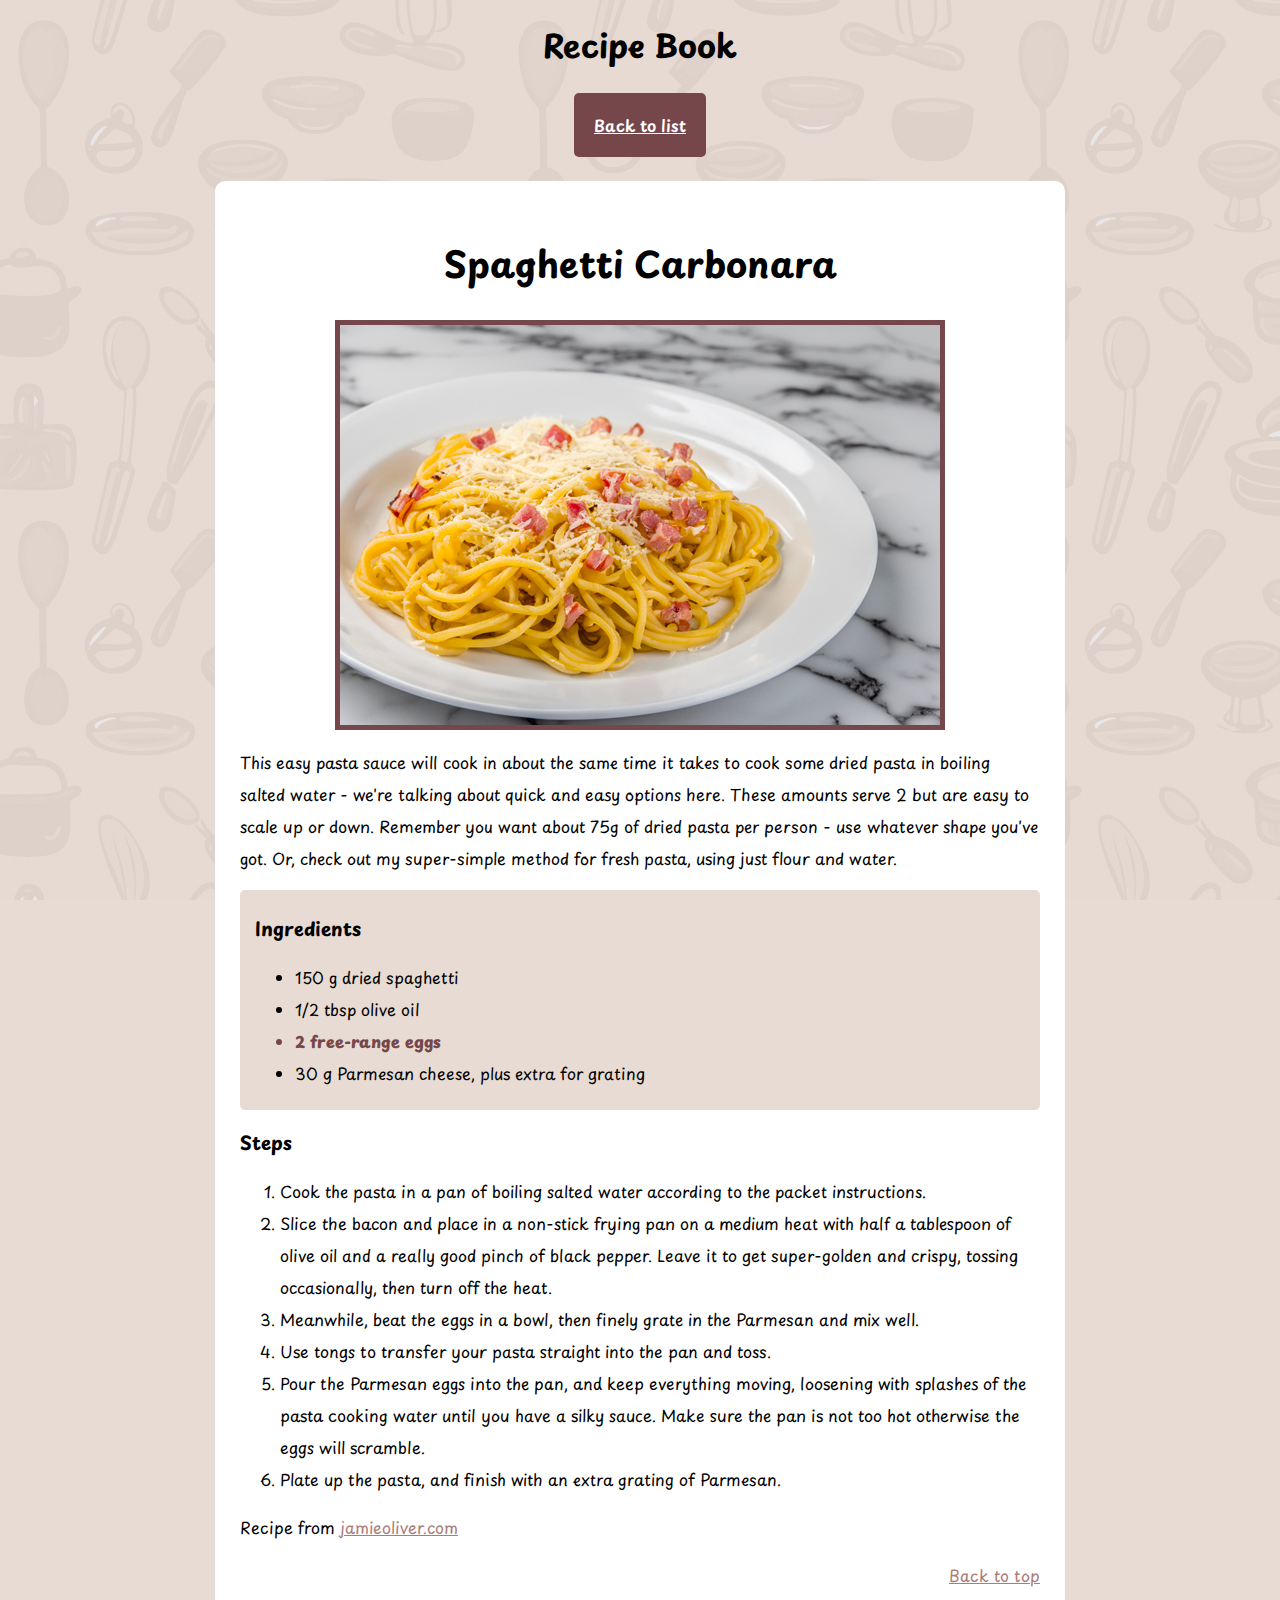
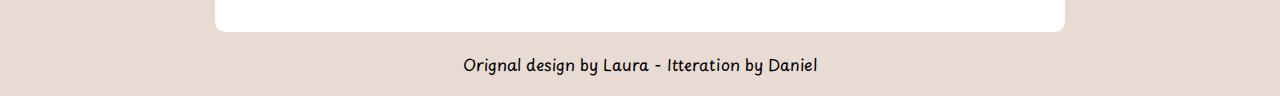
<file: recipee_project/carbonara.html>
<!DOCTYPE html>
<html lang="en">
  <head>
    <meta charset="UTF-8" />
    <meta name="viewport" content="width=device-width, initial-scale=1.0" />
    <title>Spaghetti Carbonara</title>
    <link rel="stylesheet" href="styles.css" />
  </head>
  <body>
    <header>
      <h1>Recipe Book</h1>
    </header>
    <nav>
      <p><a id="back-to-list" href="index.html">Back to list</a></p>
    </nav>

    <main>
      <h2>Spaghetti Carbonara</h2>

      <div id="intro">
        <img
          src="img/carbonara.jpg"
          alt="Spaghetti on plate adourned with bacon and parmesan"
        />
        <p>
          This easy pasta sauce will cook in about the same time it takes to
          cook some dried pasta in boiling salted water - we're talking about
          quick and easy options here. These amounts serve 2 but are easy to
          scale up or down. Remember you want about 75g of dried pasta per
          person - use whatever shape you've got. Or, check out my super-simple
          method for fresh pasta, using just flour and water.
        </p>
      </div>
      <div id="ingredients">
        <h3>Ingredients</h3>
        <ul>
          <li>150 g dried spaghetti</li>
          <li>1/2 tbsp olive oil</li>
          <li class="meat">2 free-range eggs</li>
          <li>30 g Parmesan cheese, plus extra for grating</li>
        </ul>
      </div>
      <div id="steps">
        <h3>Steps</h3>
        <ol>
          <li>
            Cook the pasta in a pan of boiling salted water according to the
            packet instructions.
          </li>
          <li>
            Slice the bacon and place in a non-stick frying pan on a medium heat
            with half a tablespoon of olive oil and a really good pinch of black
            pepper. Leave it to get super-golden and crispy, tossing
            occasionally, then turn off the heat.
          </li>
          <li>
            Meanwhile, beat the eggs in a bowl, then finely grate in the
            Parmesan and mix well.
          </li>
          <li>
            Use tongs to transfer your pasta straight into the pan and toss.
          </li>
          <li>
            Pour the Parmesan eggs into the pan, and keep everything moving,
            loosening with splashes of the pasta cooking water until you have a
            silky sauce. Make sure the pan is not too hot otherwise the eggs
            will scramble.
          </li>
          <li>
            Plate up the pasta, and finish with an extra grating of Parmesan.
          </li>
        </ol>
      </div>
      <p>
        Recipe from
        <a
          href="https://www.jamieoliver.com/recipes/pasta-recipes/easy-carbonara/"
          >jamieoliver.com</a
        >
      </p>
      <p><a id="back-to-top" href="#">Back to top</a></p>
    </main>
    <footer>
      <p>Orignal design by Laura - Itteration by Daniel</p>
    </footer>
  </body>
</html>
</file>
<file: blogpost/css/style.css>
@import url("https://fonts.googleapis.com/css2?family=DM+Sans:ital,opsz,wght@0,9..40,100..1000;1,9..40,100..1000&display=swap");
@import url("https://fonts.googleapis.com/css2?family=Courier+Prime:ital,wght@0,400;0,700;1,400;1,700&family=DM+Sans:ital,opsz,wght@0,9..40,100..1000;1,9..40,100..1000&display=swap");

:root {
  --dark-blue: #294969;
  --medium-orange: #ffa949;
  --dark-orange: #cf7919;
}

* {
  box-sizing: border-box;
  font-family: "DM Sans", sans-serif;
}

header {
  width: 100vw;
  background-color: var(--dark-blue);
  color: ghostwhite;
  padding: 0px 15px;
  border: 12px solid var(--medium-orange);
  border-bottom-color: var(--dark-orange);
  margin: -8px;
}

article {
  margin-top: 3rem;
}

footer {
  width: 300px;
  padding: 4px;
  border: 2px solid var(--medium-orange);
  margin: 0 auto;
  color: var(--dark-blue);
  font-size: 0.8rem;
  text-align: center;
}

#bio {
  padding: 2rem;
  background-color: lightblue;
  border: 8px solid var(--dark-blue);
  font-family: "Courier Prime", monospace;
}

aside img,
figure,
#bio {
  width: 100%;
  max-width: 600px;
}

section {
  border-bottom: 8px dotted var(--dark-blue);
  width: 100vw;
  margin: -8px;
}
section p,
section h1 {
  padding: 1rem;
}

section,
aside {
  min-height: 100vh;
}

aside {
  max-width: 600px;
  margin: 0 auto;
  margin-top: 48px;
}

figure {
  position: relative;
  margin: 0;
}

figcaption {
  position: absolute;
  bottom: 20px;
  width: 100%;
  background-color: var(--dark-blue);
  color: ghostwhite;
  text-align: center;
  padding: 10px;
}

section h2 {
  position: sticky;
  width: 100vw;
  background-color: var(--dark-blue);
  color: ghostwhite;
  padding: 10px 15px;
  border: 12px solid var(--medium-orange);
  border-bottom-color: var(--dark-orange);
  top: 0;
}
</file>
<file: intranett/css/main.css>
@charset "UTF-8";

.grid-container:before,
.grid-container:after {
  content: ".";
  display: block;
  overflow: hidden;
  visibility: hidden;
  font-size: 0;
  line-height: 0;
  width: 0;
  height: 0;
}

.grid-container:after {
  clear: both;
}

.grid-container {
  max-width: 1080px;
  position: relative;
}

.grid-30,
.grid-70,
.grid-100 {
  -webkit-box-sizing: border-box;
  -moz-box-sizing: border-box;
  box-sizing: border-box;
  padding-left: 15px;
  padding-right: 15px;
}

body {
  min-width: 320px;
}

@media screen {
  .grid-container:before,
  .grid-container:after {
    content: ".";
    display: block;
    overflow: hidden;
    visibility: hidden;
    font-size: 0;
    line-height: 0;
    width: 0;
    height: 0;
  }

  .grid-container:after {
    clear: both;
  }

  .grid-container {
    max-width: 1080px;
    position: relative;
  }

  .grid-30,
  .grid-70,
  .grid-100 {
    -webkit-box-sizing: border-box;
    -moz-box-sizing: border-box;
    box-sizing: border-box;
    padding-left: 15px;
    padding-right: 15px;
  }

  body {
    min-width: 320px;
  }
}

@media screen and (min-width: 1080px) {
  .grid-container:before,
  .grid-100:before,
  .grid-container:after,
  .grid-100:after {
    content: ".";
    display: block;
    overflow: hidden;
    visibility: hidden;
    font-size: 0;
    line-height: 0;
    width: 0;
    height: 0;
  }

  .grid-container:after,
  .grid-100:after {
    clear: both;
  }

  .grid-container {
    max-width: 1080px;
    position: relative;
  }

  .grid-30,
  .grid-70,
  .grid-100 {
    -webkit-box-sizing: border-box;
    -moz-box-sizing: border-box;
    box-sizing: border-box;
    padding-left: 15px;
    padding-right: 15px;
  }

  .grid-30 {
    float: left;
    width: 30%;
  }

  .grid-70 {
    float: left;
    width: 70%;
  }

  .grid-100 {
    clear: both;
    width: 100%;
  }
}

@media screen and (max-width: 400px) {
  @-ms-viewport {
    width: 320px;
  }
}

@media screen and (max-width: 680px) {
  .grid-container:before,
  .grid-container:after {
    content: ".";
    display: block;
    overflow: hidden;
    visibility: hidden;
    font-size: 0;
    line-height: 0;
    width: 0;
    height: 0;
  }

  .grid-container:after {
    clear: both;
  }

  .grid-container {
    max-width: 1080px;
    position: relative;
  }

  .grid-30,
  .grid-70,
  .grid-100 {
    -webkit-box-sizing: border-box;
    -moz-box-sizing: border-box;
    box-sizing: border-box;
    padding-left: 15px;
    padding-right: 15px;
  }
}

@media screen and (min-width: 680px) and (max-width: 1080px) {
  .grid-container:before,
  .grid-container:after {
    content: ".";
    display: block;
    overflow: hidden;
    visibility: hidden;
    font-size: 0;
    line-height: 0;
    width: 0;
    height: 0;
  }

  .grid-container:after {
    clear: both;
  }

  .grid-container {
    max-width: 1080px;
    position: relative;
  }

  .grid-30,
  .grid-70,
  .grid-100 {
    -webkit-box-sizing: border-box;
    -moz-box-sizing: border-box;
    box-sizing: border-box;
    padding-left: 15px;
    padding-right: 15px;
  }
}

.grid-container:before,
.grid-container:after {
  content: ".";
  display: block;
  overflow: hidden;
  visibility: hidden;
  font-size: 0;
  line-height: 0;
  width: 0;
  height: 0;
}

.grid-container:after {
  clear: both;
}

.grid-container {
  max-width: 1080px;
  position: relative;
}

.grid-30,
.grid-70,
.grid-100 {
  -webkit-box-sizing: border-box;
  -moz-box-sizing: border-box;
  box-sizing: border-box;
  padding-left: 15px;
  padding-right: 15px;
}

html,
body,
div,
h1,
h2,
p,
ul,
li,
aside,
footer,
section {
  margin: 0;
  padding: 0;
  border: 0;
  font: inherit;
  font-size: 100%;
  vertical-align: baseline;
}

html {
  line-height: 1;
}

ul {
  list-style: none;
}

aside,
footer,
section {
  display: block;
}

body {
  background: #edeff0;
  padding: 50px 0 0;
  font-family: "Varela Round", "Helvetica Neue", Helvetica, Arial, sans-serif;
  font-size: 62.5%;
}

.centered {
  margin: 0 auto;
}

.contained {
  background: white;
  padding: 30px 15px;
  margin-bottom: 30px;
  position: relative;
  overflow: hidden;
  -webkit-border-radius: 5px;
  -moz-border-radius: 5px;
  -ms-border-radius: 5px;
  -o-border-radius: 5px;
  border-radius: 5px;
  -webkit-box-shadow: 0 1px 0 0 rgba(0, 0, 0, 0.1);
  -moz-box-shadow: 0 1px 0 0 rgba(0, 0, 0, 0.1);
  box-shadow: 0 1px 0 0 rgba(0, 0, 0, 0.1);
}

.heading {
  margin-bottom: 20px;
}

h1,
h2 {
  font-size: 2.4em;
  font-weight: 500;
  margin-bottom: 8px;
  color: #384047;
  line-height: 1.2;
}

h2 {
  font-size: 1.8em;
}

aside h2 {
  margin-bottom: 15px;
}

p {
  color: #8d9aa5;
  font-size: 1.4em;
  margin-bottom: 15px;
  line-height: 1.4;
}

ul li {
  margin: 15px 0 0;
  font-size: 1.6em;
  color: #8d9aa5;
  position: relative;
}

ul.bulleted li {
  padding-left: 40px;
}

ul.bulleted li:before {
  position: absolute;
  top: 0;
  left: 0;
  color: white;
  font-size: 0.5em;
  padding: 3px 2px 2px;
  border-radius: 2px;
  text-align: center;
  width: 25px;
}

ul.bulleted .in {
  color: #5a6772;
}

ul.bulleted .in:before {
  content: "IN";
  background-color: #5fcf80;
}

ul.bulleted .out {
  color: #a7b4bf;
}

ul.bulleted .out:before {
  content: "OUT";
  background-color: #ed5a5a;
}

footer p {
  color: #b2bac2;
  font-size: 1.15em;
  margin: 0;
}
</file>
<file: laketahoe/css/style.css>
/* Web Fonts ----------------------- */


/* Base Styles --------------------- */
* {
  box-sizing: border-box;
}
html {
  font-size: 1.25em; /* 20px on most screens */
}
img {
  width: 100%; /* responsive images */
}


/* Main Styles --------------------- */


/* Media Queries ------------------- */
</file>
<file: photo_gallery/css/main.css>
/* ================================= 
  Base Element Styles
==================================== */

* {
  box-sizing: border-box;
}
body {
  font: 1em/1.5 "Open Sans", sans-serif;
  color: #373737;
  background: #eaeaea;
  margin: 0;
}
a {
  text-decoration: none;
}
h1,
h2,
h3 {
  text-transform: uppercase;
}
h2 {
  font-size: 1.125em;
  color: #4a89ca;
  font-weight: 600;
  margin: 0;
}
h3 {
  font-size: 1.3em;
  line-height: 1.25em;
  margin-top: 0.85em;
  margin-bottom: 0.5em;
}
p {
  font-size: 0.875em;
  line-height: 1.4;
  margin: 0 0 1.5em;
}

/* ================================= 
  Base Layout Styles
==================================== */

/* ---- Layout Containers ---- */
.container {
  width: 94.02985075%;
  max-width: 1260px;
  background: #fff;
  margin: auto;
}
.main-header {
  text-align: center;
  padding: 2.8em 0;
}
.photo-container {
  text-align: center;
  margin-bottom: 4em;
}

/* ---- Page Elements ---- */
.name {
  font-size: 1.65em;
  font-weight: 800;
  margin: 0 0 1.5em;
  line-height: 1;
}
.name span {
  font-weight: 300;
  margin-left: -7px;
}
.logo {
  width: 45px;
  margin-bottom: 0.4em;
}
.photo {
  position: relative;
  line-height: 0;
  margin-bottom: 2em;
  overflow: hidden;
}
.photo-container img {
  max-width: 100%;
}
.button {
  width: 70%;
  font-weight: 700;
  display: block;
  text-decoration: none;
  text-transform: uppercase;
  padding: 10px 20px;
  margin: auto;
}

/* ---- Photo Overlay ---- */
.photo-overlay {
  color: #fff;
  position: absolute;
  top: 0;
  right: 0;
  bottom: 0;
  left: 0;
  padding-left: 20px;
  padding-right: 20px;
  display: flex;
  flex-direction: column;
  justify-content: center;
  align-items: center;
  background: rgba(0, 0, 0, 0.65);
}
/* ---- Float clearfix ---- */

.clearfix::after {
  content: " ";
  display: table;
  clear: both;
}

/* ================================= 
  Media Queries
==================================== */

@media (min-width: 0) and (max-width: 768px) {
  .container {
    padding: 0 1.225em 2.5em;
  }
}
@media (min-width: 769px) {
  .container {
    padding: 0 2.25em 4em;
  }
  .photo-container {
    width: 48%;
    float: left;
    margin-left: 4%;
  }
}
@media (min-width: 769px) and (max-width: 1024px) {
  .photo-container:nth-child(2n + 1) {
    margin-left: 0;
    clear: left;
  }
}
@media (min-width: 1025px) {
  .photo-container {
    width: 30.63973064%;
  }
  .photo-container:nth-child(3n + 1) {
    margin-left: 0;
    clear: left;
  }
}
</file>
<file: photo_gallery/css/interactions.css>
/* ================================= 
  Button Transitions
==================================== */

.button {
  color: #fff;
  background: #4a89ca;
}

.photo-overlay > .button {
  transition-delay: 0.25s;
  transition-property: opacity;
  transition-duration: 0.25s;
  opacity: 0;
}

/* ================================= 
  Photo Overlay Transitions
==================================== */

.photo-overlay {
  opacity: 0;
  transition-property: opacity;
  transition-duration: 0.4s;
}

.photo-overlay:hover {
  opacity: 1;
}

.photo-overlay:hover .button {
  opacity: 1;
}
</file>
<file: recipee_project/styles.css>
@import url("https://fonts.googleapis.com/css2?family=Playpen+Sans:wght@100..800&display=swap");

:root {
  --almost-white: #f3eeea;
  --light-brown: #e8dbd3;
  --medium-brown: #aa7d7a;
  --dark-brown: #75474a;
}

body {
  background-color: var(--light-brown);
  font-family: "Playpen Sans", cursive;
  background-image: url(img/background.jpg);
  background-attachment: fixed;
}

main {
  background-color: white;
  padding: 25px;
  border-radius: 10px;
  min-height: 80vh;
}

nav {
  margin: 40px;
}

footer {
  margin-top: 10px;
}

h2 {
  font-size: 36px;
  text-align: center;
}
p,
li {
  line-height: 2;
}

a {
  color: var(--medium-brown);
}

header,
footer,
nav {
  text-align: center;
}

header,
footer,
main {
  max-width: 800px;
  margin: 0 auto;
}

.meat {
  color: var(--dark-brown);
  font-weight: 800;
}

#back-to-top {
  display: block;
  text-align: right;
}

#back-to-list {
  background-color: var(--dark-brown);
  padding: 20px;
  margin: 20px;
  border-radius: 5px;
  color: white;
  font-weight: 600;
}

#ingredients {
  background-color: var(--light-brown);
  padding: 5px 15px;
  border-radius: 5px;
}

#intro img {
  border: var(--dark-brown) 5px solid;
  display: block;
  margin: 0 auto;
  max-width: 100%;
}
</file>
<file: rsvp/css/style.css>
/* ================================= 
  Element Styles
==================================== */

* {
  box-sizing: border-box;
}
body {
  font-family: 'Lato', sans-serif;
  color: #4c4c4c;
  background: #f8fdf3;
}
h1,
p,
form button {
  color: white;  
}
h1 {
  font-family: 'Courgette', cursive;
  text-shadow: 0 1px 0 rgba(0,0,0, .4);
  line-height: .65;
  margin-top: .5em;
  margin-bottom: 0;
}
h2 {
  margin-top: 0;
}
p {
  font-size: 1.1em;
  text-shadow: 0 1px 0 rgba(0,0,0, .25);
}
form {
  width: 60%;
  background: white;
  display: inline-block;
  overflow: hidden;
  display: -webkit-flex;
  display: flex;
  border-radius: .2em;
  border: solid 4px white;
  box-shadow: 0 1px 14px rgba(0,0,0, .12);
}
form button {
  padding: 0 1em;
  font-size: 1em;
  background: #7bcbc4;
  border-radius: .2em;
}
ul {
  list-style: none;
  padding: 0;
  margin: 2em 0 1em;
}
ul li {
  padding: 1em;
  background: #fff;
  border-radius: .2em;
  border: solid 1px rgba(88, 183, 205, .2);
  border-bottom: solid 2px rgba(88, 183, 205, .2);
  position: relative;
}
button {
  cursor: pointer;
}
input, 
button {
  border: none;
  outline: none;
}
header {
  text-align: center;
  background: linear-gradient(90deg, #d4eece, #55b3d0, #1e7eb7),
              url('../images/header-bg.jpg') no-repeat;
              background-blend-mode: multiply;    
              background-size: cover;   
}
header input {
  padding: 12px;
  font-size: 1.15em;
  width: 100%;
}
li span, 
li input[type=text] {
  color: #707070;
  font-size: 1.3em;
  margin-bottom: .3em;
}
li input[type=text] {
  padding: .2em;
  width: 95%;
  border: 1px dotted rgba(0,0,0, .2);
}
li label {
  font-size: .9em;
  display: block;
  color: rgba(112, 112, 112, .55);
}
li span, 
li input[type=text]:first-child {
  display: block;
}
li button {
  font-size: .78em;
  margin-top: 1.65em;
  margin-right: .4em;
  border-radius: .3em;
  padding: .4em .6em;
  color: white;
  background: #58b7cd;
}
li button:last-child {
  background: rgba(88, 183, 205, .5);
}
.wrapper {
  width: 100%;
  max-width: 900px;
  margin: 2.5em auto;
  border-radius: .35em;
  background: #fcfcfc;
  overflow: hidden;
  box-shadow: 0 0 26px rgba(0,0,0, .13);
}
div > input:last-child {
  font-size: 1em;
  margin-left: 6px;
}
div > label {
  color: #767676;
}

/* responded */
.responded {
  transition: 0.4s;
  border-color: rgba(88, 183, 205, .9);
}
.responded label {
  transition: 0.4s;
  color: rgba(88, 183, 205, 1);
}

/* ================================= 
  Media Queries
==================================== */

@media (min-width: 0) and (max-width: 768px) {
  header {
    padding: 1.25em;
  }
  h1 {
    font-size: 3.6em;
    margin: .3em 0 0;
  }
  ul li {
    margin-bottom: 1em;
  }
  form {
    width: 95%;
    -webkit-flex-direction: column;
    flex-direction: column;
    margin: auto;
    margin-top: 2.5em;
  }
  form button {
    padding: 12px 0;
    margin-top: .5em;
  }
  form input {
    font-size: 1em;
    text-align: center;
  }
  .wrapper {
    margin: 0;
  }
  .main {
    padding: 2em 1em .75em;
  }
}

@media (min-width: 769px) {
  header {
    height: 280px;
    padding: 2.5em 1em 1em;  
    background-position: 0 -95px; 
  }
  .main > div {
    float: right;
    display: inline-block;
    margin-top: 12px;
    margin-right: 1.25%;
  }
  div > label {
    margin-top: 12px;
  }
  h1 {
    font-size: 5.8em;
  }
  h2 {
    float: left;
    font-size: 1.9em;
    margin-left: 1.25%;
  }
  form {
    margin: 4.15em auto 0;
    z-index: 3000;
    position: relative;
  }
  .wrapper {
    width: 90%;
  }
  .main {
    padding: 3.8em 1.5em .75em;
    position: relative;
    z-index: 10;
  }
  ul {
    display: -webkit-flex;
    display: flex;
    clear: both;
    
    -webkit-justify-content: space-between;
    justify-content: space-between;
    -webkit-flex-wrap: wrap;    
    flex-wrap: wrap;
    padding-top: 1.25em;
  }
  ul li {
    -webkit-flex-grow: 1;
    flex-grow: 1;
    -webkit-flex-basis: 47.5%;
    flex-basis: 47.5%;
    margin: 0 1.25% 1em;
  }
}
@media (min-width: 880px) { 
  ul li {
    -webkit-flex-basis: 20%;
    flex-basis: 20%;
  }
}
</file>
